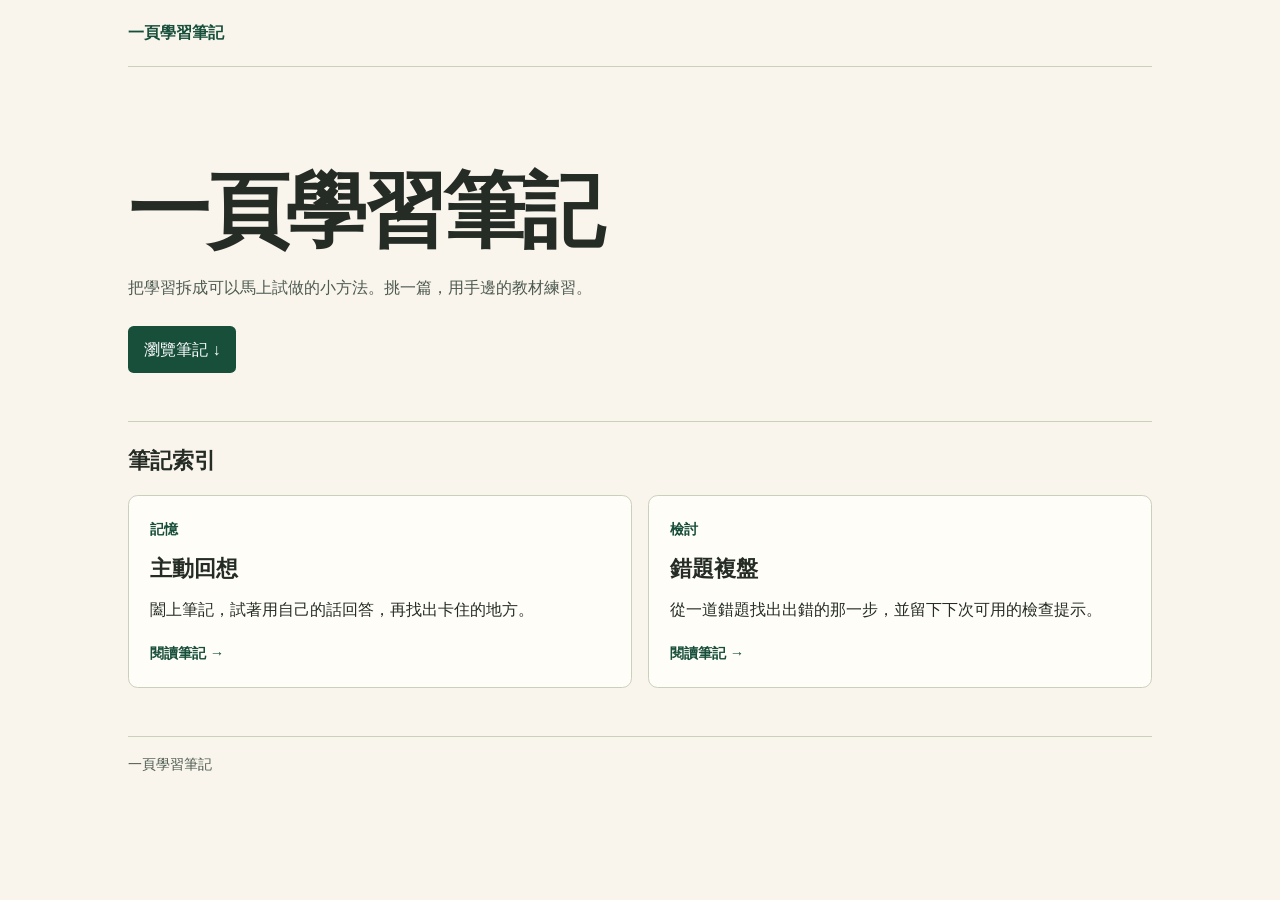
<file: index.html>
<!doctype html>
<html lang="zh-Hant">
<head>
  <meta charset="utf-8">
  <meta name="viewport" content="width=device-width, initial-scale=1">
  <title>一頁學習筆記</title>
  <link rel="stylesheet" href="./assets/style.css">
</head>
<body>
  <header class="top"><a href="./index.html">一頁學習筆記</a></header>
  <main>
    <section class="hero">
      <h1>一頁學習筆記</h1>
      <p>把學習拆成可以馬上試做的小方法。挑一篇，用手邊的教材練習。</p>
      <a class="button" href="#notes">瀏覽筆記 ↓</a>
    </section>
    <section id="notes" aria-labelledby="notes-heading">
      <h2 id="notes-heading">筆記索引</h2>
      <ul class="card-grid">
      <li><a class="card" href="./notes/active-recall.html">
        <span class="category">記憶</span>
        <strong>主動回想</strong>
        <span>闔上筆記，試著用自己的話回答，再找出卡住的地方。</span>
        <span class="read" aria-hidden="true">閱讀筆記 →</span>
      </a></li>
      <li><a class="card" href="./notes/error-review.html">
        <span class="category">檢討</span>
        <strong>錯題複盤</strong>
        <span>從一道錯題找出出錯的那一步，並留下下次可用的檢查提示。</span>
        <span class="read" aria-hidden="true">閱讀筆記 →</span>
      </a></li>
      </ul>
    </section>
  </main>
  <footer>一頁學習筆記</footer>
</body>
</html>
</file>
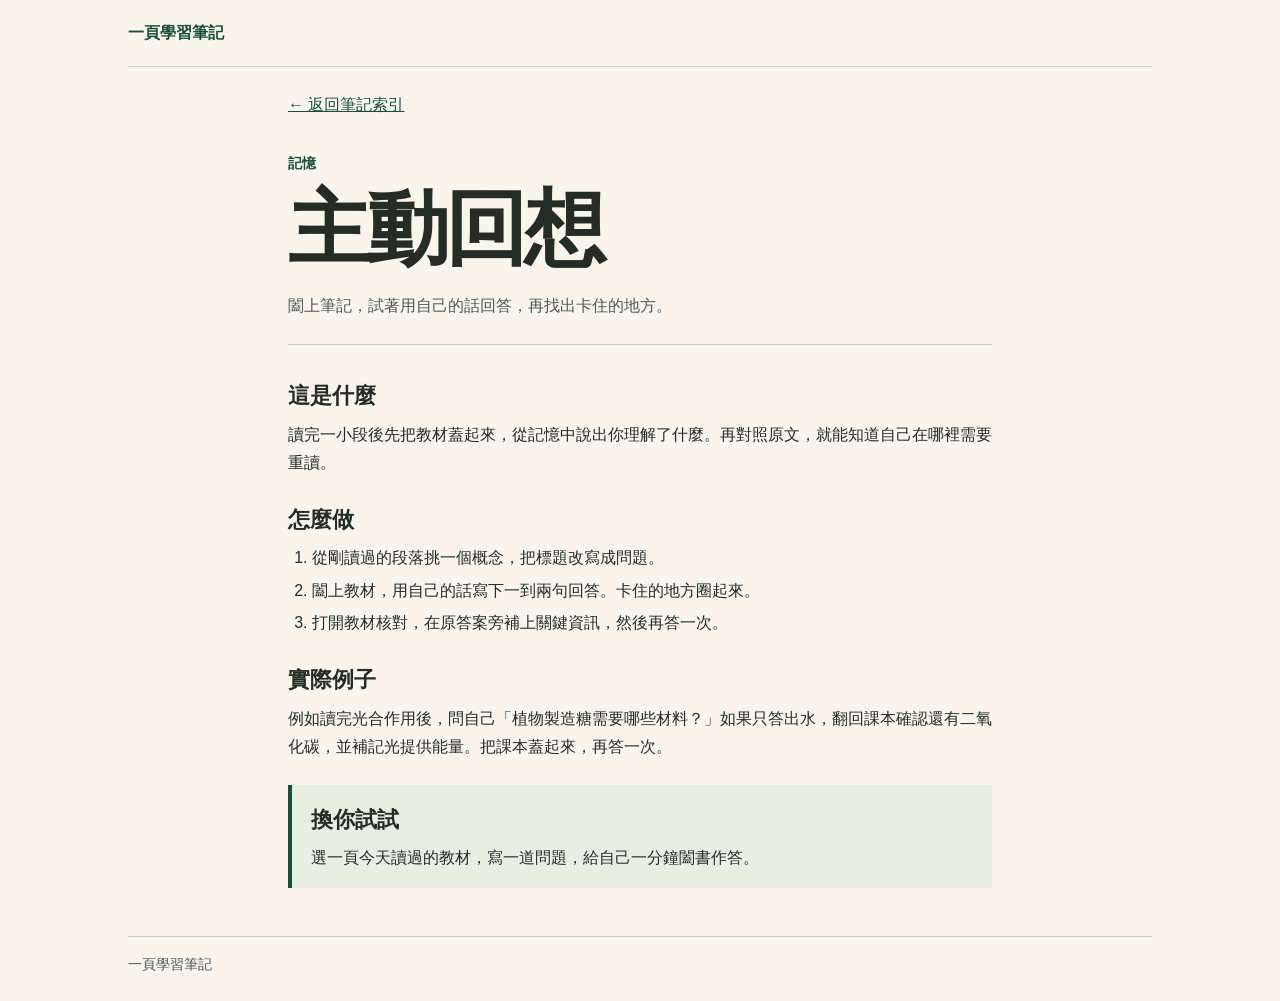
<file: active-recall.html>
<!doctype html>
<html lang="zh-Hant">
<head>
  <meta charset="utf-8">
  <meta name="viewport" content="width=device-width, initial-scale=1">
  <title>主動回想｜一頁學習筆記</title>
  <link rel="stylesheet" href="../assets/style.css">
</head>
<body>
  <header class="top"><a href="../index.html">一頁學習筆記</a></header>
  <main class="note">
    <a class="back" href="../index.html">← 返回筆記索引</a>
    <article>
      <header class="note-intro">
        <p class="category">記憶</p>
        <h1>主動回想</h1>
        <p class="summary">闔上筆記，試著用自己的話回答，再找出卡住的地方。</p>
      </header>
      <section><h2>這是什麼</h2><p>讀完一小段後先把教材蓋起來，從記憶中說出你理解了什麼。再對照原文，就能知道自己在哪裡需要重讀。</p></section>
      <section>
        <h2>怎麼做</h2>
        <ol>
          <li>從剛讀過的段落挑一個概念，把標題改寫成問題。</li>
          <li>闔上教材，用自己的話寫下一到兩句回答。卡住的地方圈起來。</li>
          <li>打開教材核對，在原答案旁補上關鍵資訊，然後再答一次。</li>
        </ol>
      </section>
      <section><h2>實際例子</h2><p>例如讀完光合作用後，問自己「植物製造糖需要哪些材料？」如果只答出水，翻回課本確認還有二氧化碳，並補記光提供能量。把課本蓋起來，再答一次。</p></section>
      <section class="practice"><h2>換你試試</h2><p>選一頁今天讀過的教材，寫一道問題，給自己一分鐘闔書作答。</p></section>
    </article>
  </main>
  <footer>一頁學習筆記</footer>
</body>
</html>
</file>
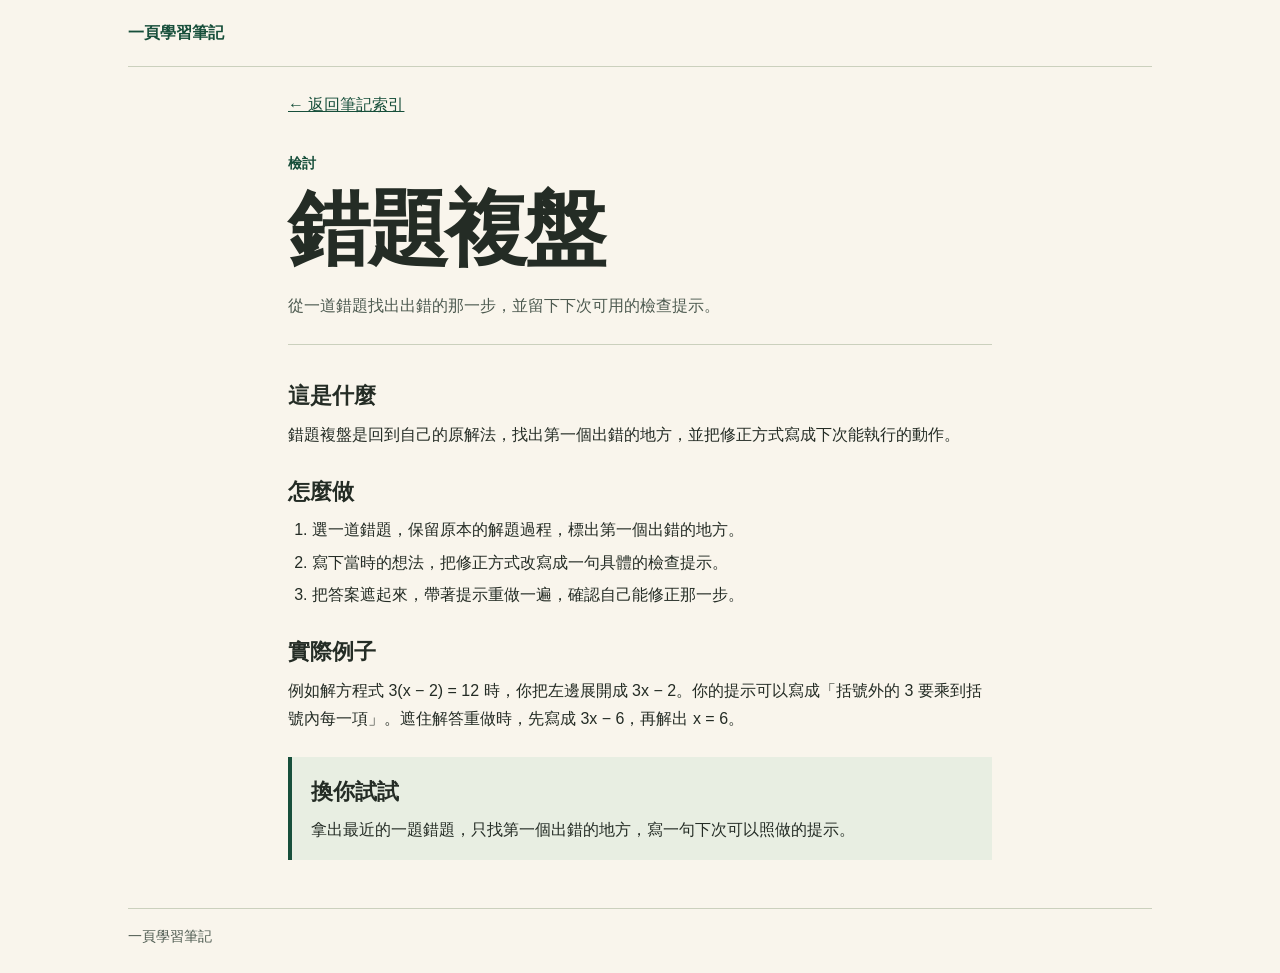
<file: error-review.html>
<!doctype html>
<html lang="zh-Hant">
<head>
  <meta charset="utf-8">
  <meta name="viewport" content="width=device-width, initial-scale=1">
  <title>錯題複盤｜一頁學習筆記</title>
  <link rel="stylesheet" href="../assets/style.css">
</head>
<body>
  <header class="top"><a href="../index.html">一頁學習筆記</a></header>
  <main class="note">
    <a class="back" href="../index.html">← 返回筆記索引</a>
    <article>
      <header class="note-intro">
        <p class="category">檢討</p>
        <h1>錯題複盤</h1>
        <p class="summary">從一道錯題找出出錯的那一步，並留下下次可用的檢查提示。</p>
      </header>
      <section><h2>這是什麼</h2><p>錯題複盤是回到自己的原解法，找出第一個出錯的地方，並把修正方式寫成下次能執行的動作。</p></section>
      <section>
        <h2>怎麼做</h2>
        <ol>
          <li>選一道錯題，保留原本的解題過程，標出第一個出錯的地方。</li>
          <li>寫下當時的想法，把修正方式改寫成一句具體的檢查提示。</li>
          <li>把答案遮起來，帶著提示重做一遍，確認自己能修正那一步。</li>
        </ol>
      </section>
      <section><h2>實際例子</h2><p>例如解方程式 3(x − 2) = 12 時，你把左邊展開成 3x − 2。你的提示可以寫成「括號外的 3 要乘到括號內每一項」。遮住解答重做時，先寫成 3x − 6，再解出 x = 6。</p></section>
      <section class="practice"><h2>換你試試</h2><p>拿出最近的一題錯題，只找第一個出錯的地方，寫一句下次可以照做的提示。</p></section>
    </article>
  </main>
  <footer>一頁學習筆記</footer>
</body>
</html>
</file>
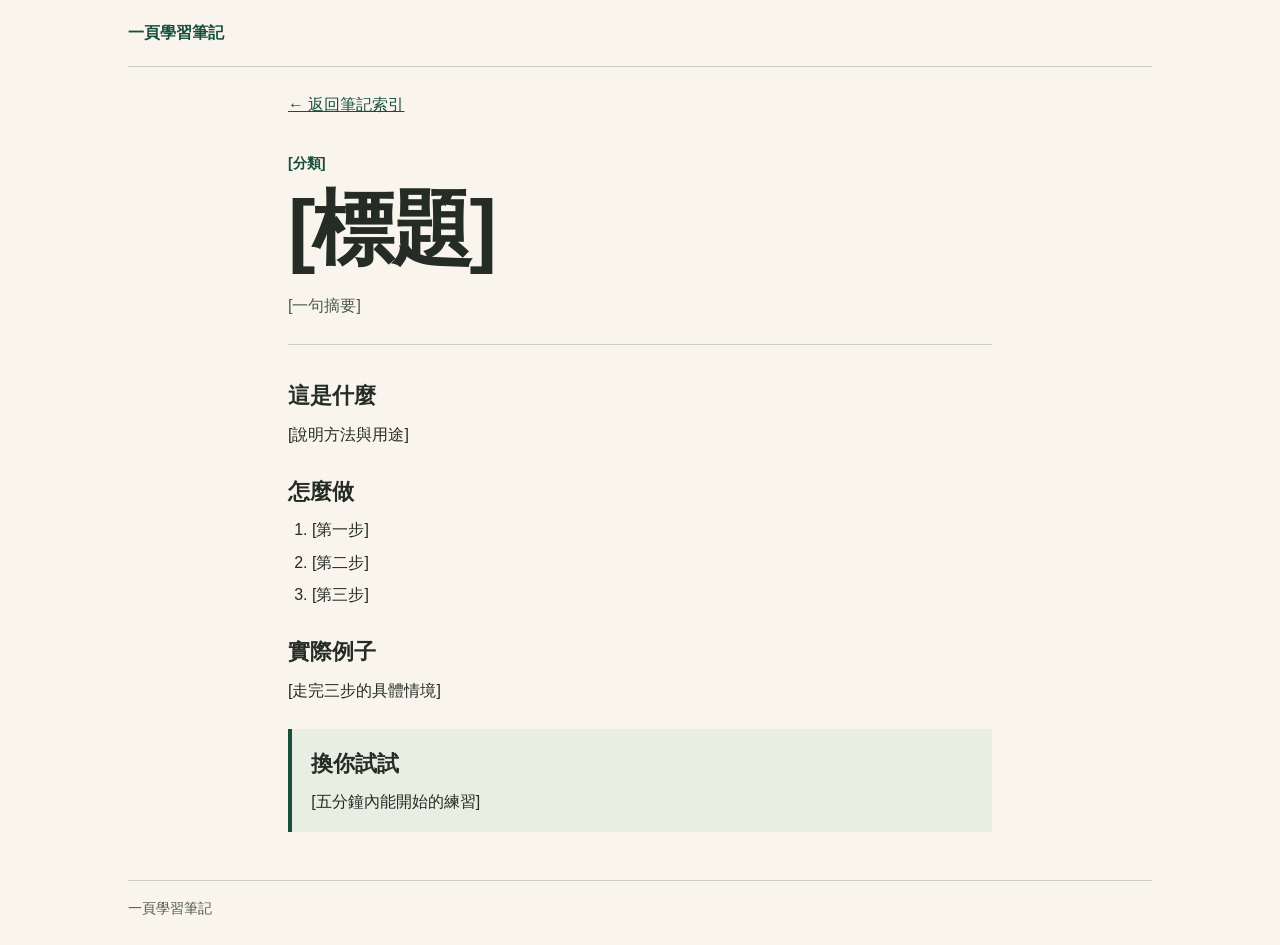
<file: note.html>
<!doctype html>
<html lang="zh-Hant">
<head>
  <meta charset="utf-8">
  <meta name="viewport" content="width=device-width, initial-scale=1">
  <title>[標題]｜一頁學習筆記</title>
  <link rel="stylesheet" href="../assets/style.css">
</head>
<body>
  <header class="top"><a href="../index.html">一頁學習筆記</a></header>
  <main class="note">
    <a class="back" href="../index.html">← 返回筆記索引</a>
    <article>
      <header class="note-intro">
        <p class="category">[分類]</p>
        <h1>[標題]</h1>
        <p class="summary">[一句摘要]</p>
      </header>
      <section><h2>這是什麼</h2><p>[說明方法與用途]</p></section>
      <section>
        <h2>怎麼做</h2>
        <ol>
          <li>[第一步]</li>
          <li>[第二步]</li>
          <li>[第三步]</li>
        </ol>
      </section>
      <section><h2>實際例子</h2><p>[走完三步的具體情境]</p></section>
      <section class="practice"><h2>換你試試</h2><p>[五分鐘內能開始的練習]</p></section>
    </article>
  </main>
  <footer>一頁學習筆記</footer>
</body>
</html>
</file>
<file: assets/style.css>
:root {
  color-scheme: light;
  --paper: #f9f5ec;
  --ink: #242c25;
  --muted: #4d5a50;
  --green: #174f3b;
  --line: #cbd0bd;
  --card: #fffdf7;
}
* { box-sizing: border-box; }
body {
  margin: 0;
  background: var(--paper);
  color: var(--ink);
  font: 1rem/1.75 "Inter", "Microsoft JhengHei", sans-serif;
}
a { color: var(--green); }
a:focus-visible { outline: 3px solid #8e461e; outline-offset: 5px; }
.top, main, footer { width: min(100% - 2.5rem, 64rem); margin-inline: auto; }
.top { padding: 1.2rem 0; border-bottom: 1px solid var(--line); }
.top a { font-weight: 750; text-decoration: none; }
.hero { padding: clamp(2rem, 8vw, 6rem) 0 3rem; }
h1, h2, p { margin: 0; }
h1 { font-size: clamp(2.25rem, 7vw, 5.15rem); line-height: 1.15; letter-spacing: -.04em; }
h2 { font-size: 1.35rem; }
.hero p, .summary { margin-top: 1rem; color: var(--muted); max-width: 35rem; }
.button { display: inline-block; margin-top: 1.5rem; padding: .6rem 1rem; background: var(--green); color: white; border-radius: .35rem; text-decoration: none; }
#notes { border-top: 1px solid var(--line); padding-top: 1.2rem; }
.card-grid { list-style: none; padding: 0; margin: 1rem 0 0; display: grid; grid-template-columns: repeat(2, minmax(0, 1fr)); gap: 1rem; }
.card { display: flex; flex-direction: column; gap: .45rem; height: 100%; padding: 1.3rem; border: 1px solid var(--line); border-radius: .6rem; background: var(--card); text-decoration: none; color: var(--ink); }
.card:hover { border-color: var(--green); }
.card strong { font-size: 1.4rem; }
.category, .read { color: var(--green); font-weight: 700; font-size: .9rem; }
.read { margin-top: auto; padding-top: .6rem; }
.note { max-width: 44rem; padding-top: 1.5rem; }
.back { display: inline-block; }
.note-intro { margin: 2rem 0; padding-bottom: 1.5rem; border-bottom: 1px solid var(--line); }
.note h1 { margin-top: .3rem; }
.note section { margin-top: 1.5rem; }
.note section p, .note ol { margin-top: .35rem; }
.note ol { padding-left: 1.5rem; }
.note li + li { margin-top: .3rem; }
.practice { padding: 1rem 1.2rem; background: #e8eee2; border-left: .25rem solid var(--green); }
footer { border-top: 1px solid var(--line); margin-top: 3rem; padding: 1rem 0 1.5rem; color: var(--muted); font-size: .85rem; }
@media (max-width: 36rem) { .card-grid { grid-template-columns: 1fr; } }
</file>
